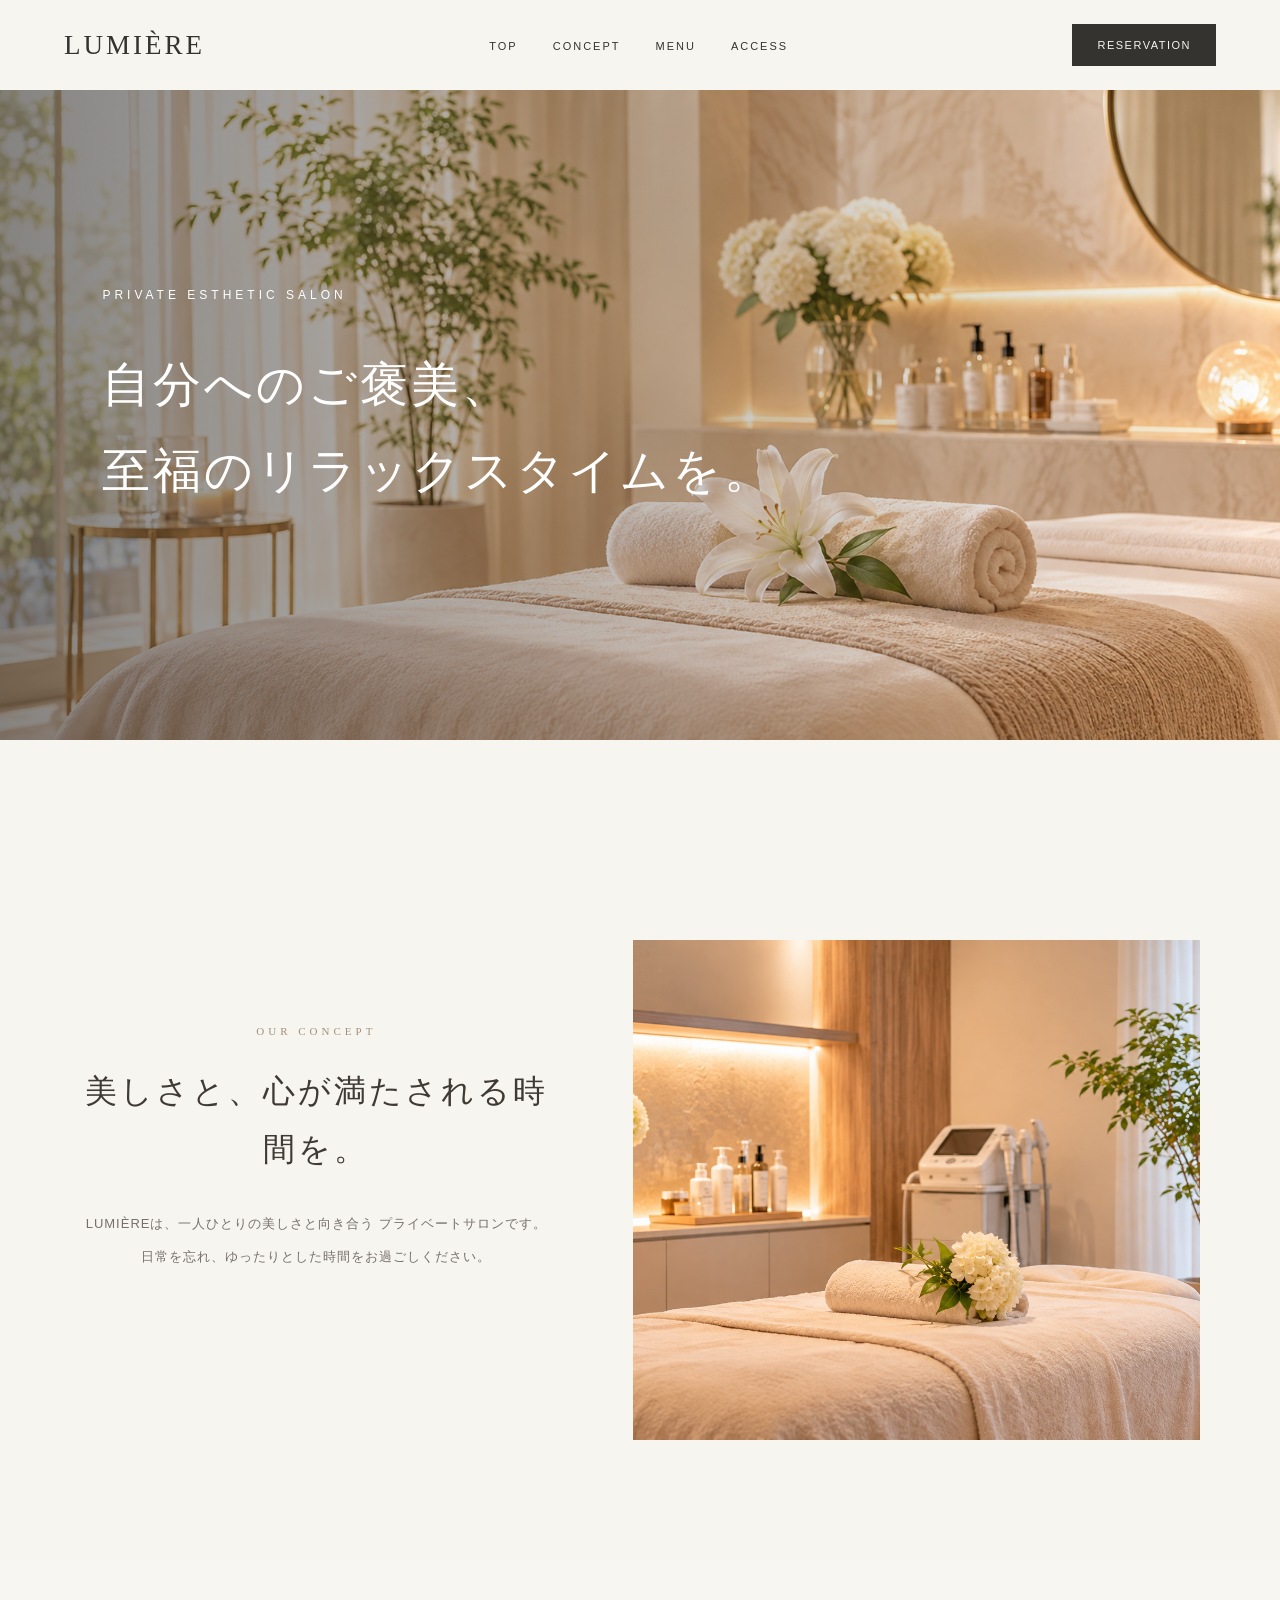
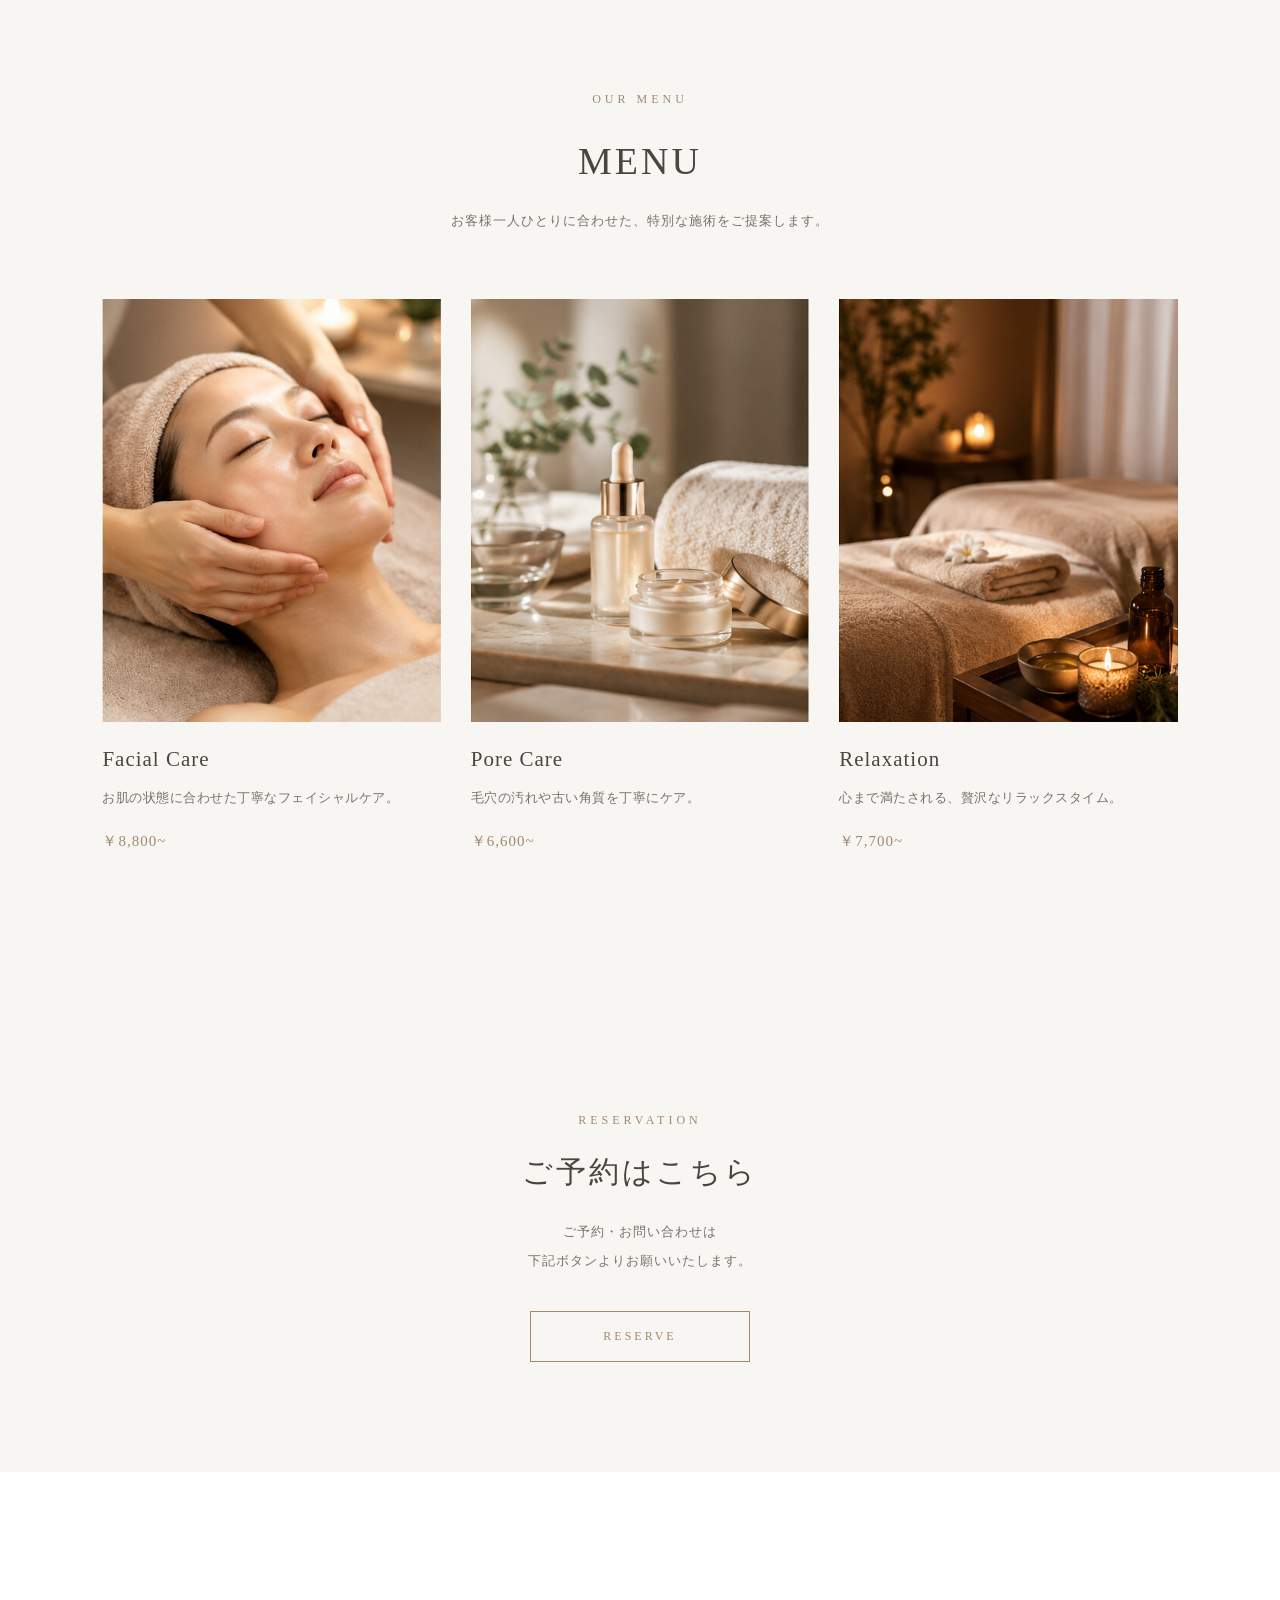
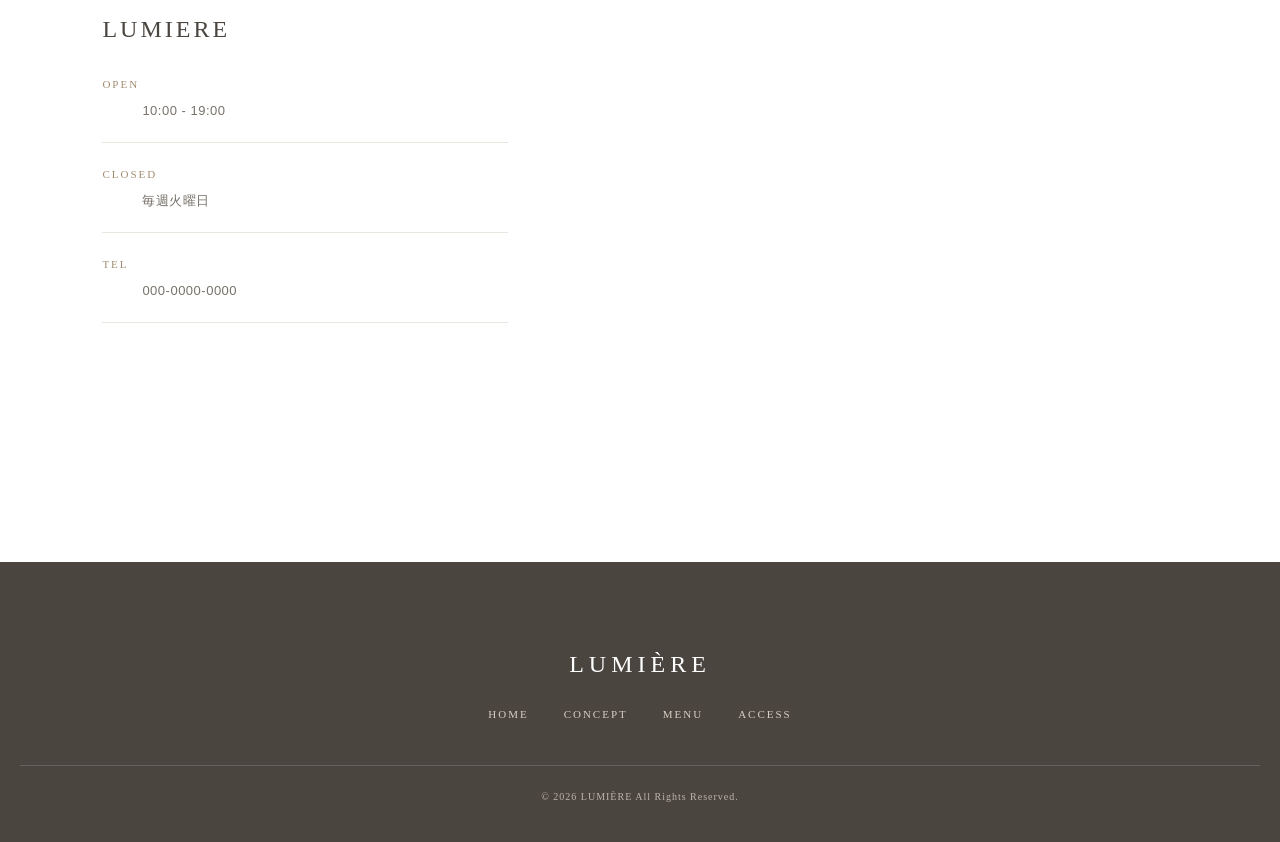
<file: index.html>
<!DOCTYPE html>
<html lang="ja">
<head>
  <meta charset="UTF-8">

  <!-- スマートフォンでも画面幅に合わせて表示する -->
  <meta name="viewport" content="width=device-width, initial-scale=1.0">

  <!-- 検索結果などに表示するタイトル -->
  <title>LUMIÈRE | Private Esthetic Salon</title>

  <!-- ページ共通のCSSを読み込む -->
  <link rel="stylesheet" href="css/style.css">
</head>

<body>

  <!-- ヘッダー：全ページ共通　ここからコピペすれば全ページに共通のヘッダーが設置可能 -->
<header class="site-header">

  <!-- ロゴ -->
  <a href="index.html" class="site-logo">
    LUMIÈRE
  </a>

  <!-- グローバルナビゲーション -->
  <nav class="global-nav" aria-label="メインナビゲーション">
    <ul>
      <li><a href="#home">TOP</a></li>
      <li><a href="#concept">CONCEPT</a></li>
      <li><a href="#menu">MENU</a></li>
      <li><a href="#access">ACCESS</a></li>
    </ul>
  </nav>

  <!-- 予約ボタン -->
  <a href="contact.html" class="header-contact">
    RESERVATION
  </a>

</header>



  <!-- メインコンテンツ -->
  <main>

    <!-- トップページの内容をここに追加していく -->
    <section class="main-visual" id="home">
      <div class="main-visual-content">
        <p class="main-visual-subtitle">
          PRIVATE ESTHETIC SALON
        </p>

        <h1>
          自分へのご褒美、<br>
          至福のリラックスタイムを。
        </h1>
      </div>
    </section>

<!-- サロン紹介セクション -->
<section class="concept" id="concept" data-scroll-offset="-90">

  <div class="concept-content">

    <!-- 左側：紹介文 -->
    <div class="concept-text-area">

      <p class="concept-subtitle">OUR CONCEPT</p>

      <h2 class="concept-title">
        美しさと、心が満たされる時間を。
      </h2>

      <p class="concept-text">
        LUMIÈREは、一人ひとりの美しさと向き合う
        プライベートサロンです。<br>
        日常を忘れ、ゆったりとした時間をお過ごしください。
      </p>

    </div>

    <!-- 右側：サロン写真 -->
    <div class="concept-image">
      <img src="img/salon-room.png" alt="LUMIÈREの落ち着いた施術空間">
    </div>

  </div>

</section>

<!-- メニューセクション -->
<section class="menu" id="menu" data-scroll-offset="-60">

  <!--セクション見出し -->
  <div class="menu-heading fade-in">
    <p class="menu-subtitle">OUR MENU</p>
    <h2 class="menu-title">MENU</h2>
    <p class="menu-description">
      お客様一人ひとりに合わせた、特別な施術をご提案します。
    </p>
  </div>

  <!-- メニューカード一覧 -->
   <div class="menu-list">

    <!-- フェイシャルケア -->
     <article class="menu-card">
      <img src="img/menu-facial.jpg" alt="フェイシャルケア">
      <div class="menu-card-content">
        <h3>Facial Care</h3>
        <p>お肌の状態に合わせた丁寧なフェイシャルケア。</p>
        <p class="menu-price">￥8,800~</p>
      </div>
     </article>

     <!-- 毛穴・角質ケア -->
     <article class="menu-card">
      <img src="img/menu-pore.jpg" alt="毛穴・角質ケア">
      <div class="menu-card-content">
        <h3>Pore Care</h3>
        <p>毛穴の汚れや古い角質を丁寧にケア。</p>
        <p class="menu-price">￥6,600~</p>
      </div>
     </article>

     <!-- リラクゼーション -->
     <article class="menu-card">
      <img src="img/menu-relax.jpg" alt="リラクゼーションケア">
      <div class="menu-card-content">
        <h3>Relaxation</h3>
        <p>心まで満たされる、贅沢なリラックスタイム。</p>
        <p class="menu-price">￥7,700~</p>
      </div>
     </article>
   </div>

</section>

<!-- 予約セクション -->

 <section class="reservation">

  <div class="reservation-inner fade-in">

    <!-- 英字見出し -->
     <p class="reservation-subtitle">RESERVATION</p>

     <!-- メイン見出し -->
      <h2 class="reservation-title">
        ご予約はこちら
      </h2>

      <!-- 説明文 -->
        <p class="reservation-text">
          ご予約・お問い合わせは<br>
          下記ボタンよりお願いいたします。
        </p>

        <!-- 予約ボタン -->
         <a href="#" class="reservation-button">
          RESERVE
         </a>
  </div>

 </section>

 <!-- アクセスセクション -->
  <section class="access" id="access" data-scroll-offset="-30">

    <!-- セクション見出し -->
     <div class="access-container">

      <!-- 左側：店舗情報 -->
       <div class="access-info fade-in">

        <h3 class="access-shop-name">LUMIERE</h3>

        <dl class="access-list">

          <div>
            <dt>OPEN</dt>
            <dd>10:00 - 19:00</dd>
          </div>

          <div>
            <dt>CLOSED</dt>
            <dd>毎週火曜日</dd>
          </div>

          <div>
            <dt>TEL</dt>
            <dd>000-0000-0000</dd>
          </div>
        </dl>
       </div>

       <!-- 右側：地図 -->
        <div class="access-map fade-in">
          <iframe
            src="https://www.google.com/maps?q=Tokyo&output=embed"
            width="100%"
            height="100%"
            style="border:0;"
            loading="lazy"
            allowfullscreen
            title="LUMIEREの所在地">
          </iframe>
        </div>
     </div>

  </section>

  </main>

  <!-- フッター：全ページ共通 -->

<!-- フッター -->
<footer class="site-footer">

  <!-- ロゴ -->
  <p class="footer-logo">LUMIÈRE</p>

  <!-- フッターナビゲーション -->
  <nav class="footer-nav" aria-label="フッターナビゲーション">
    <a href="#home">HOME</a>
    <a href="#concept">CONCEPT</a>
    <a href="#menu">MENU</a>
    <a href="#access">ACCESS</a>
  </nav>

  <!-- コピーライト -->
  <p class="copyright">
    &copy; 2026 LUMIÈRE All Rights Reserved.
  </p>

</footer>


  <!-- JavaScriptを読み込む -->
  <script src="js/script.js" defer></script>

</body>
</html>
</file>
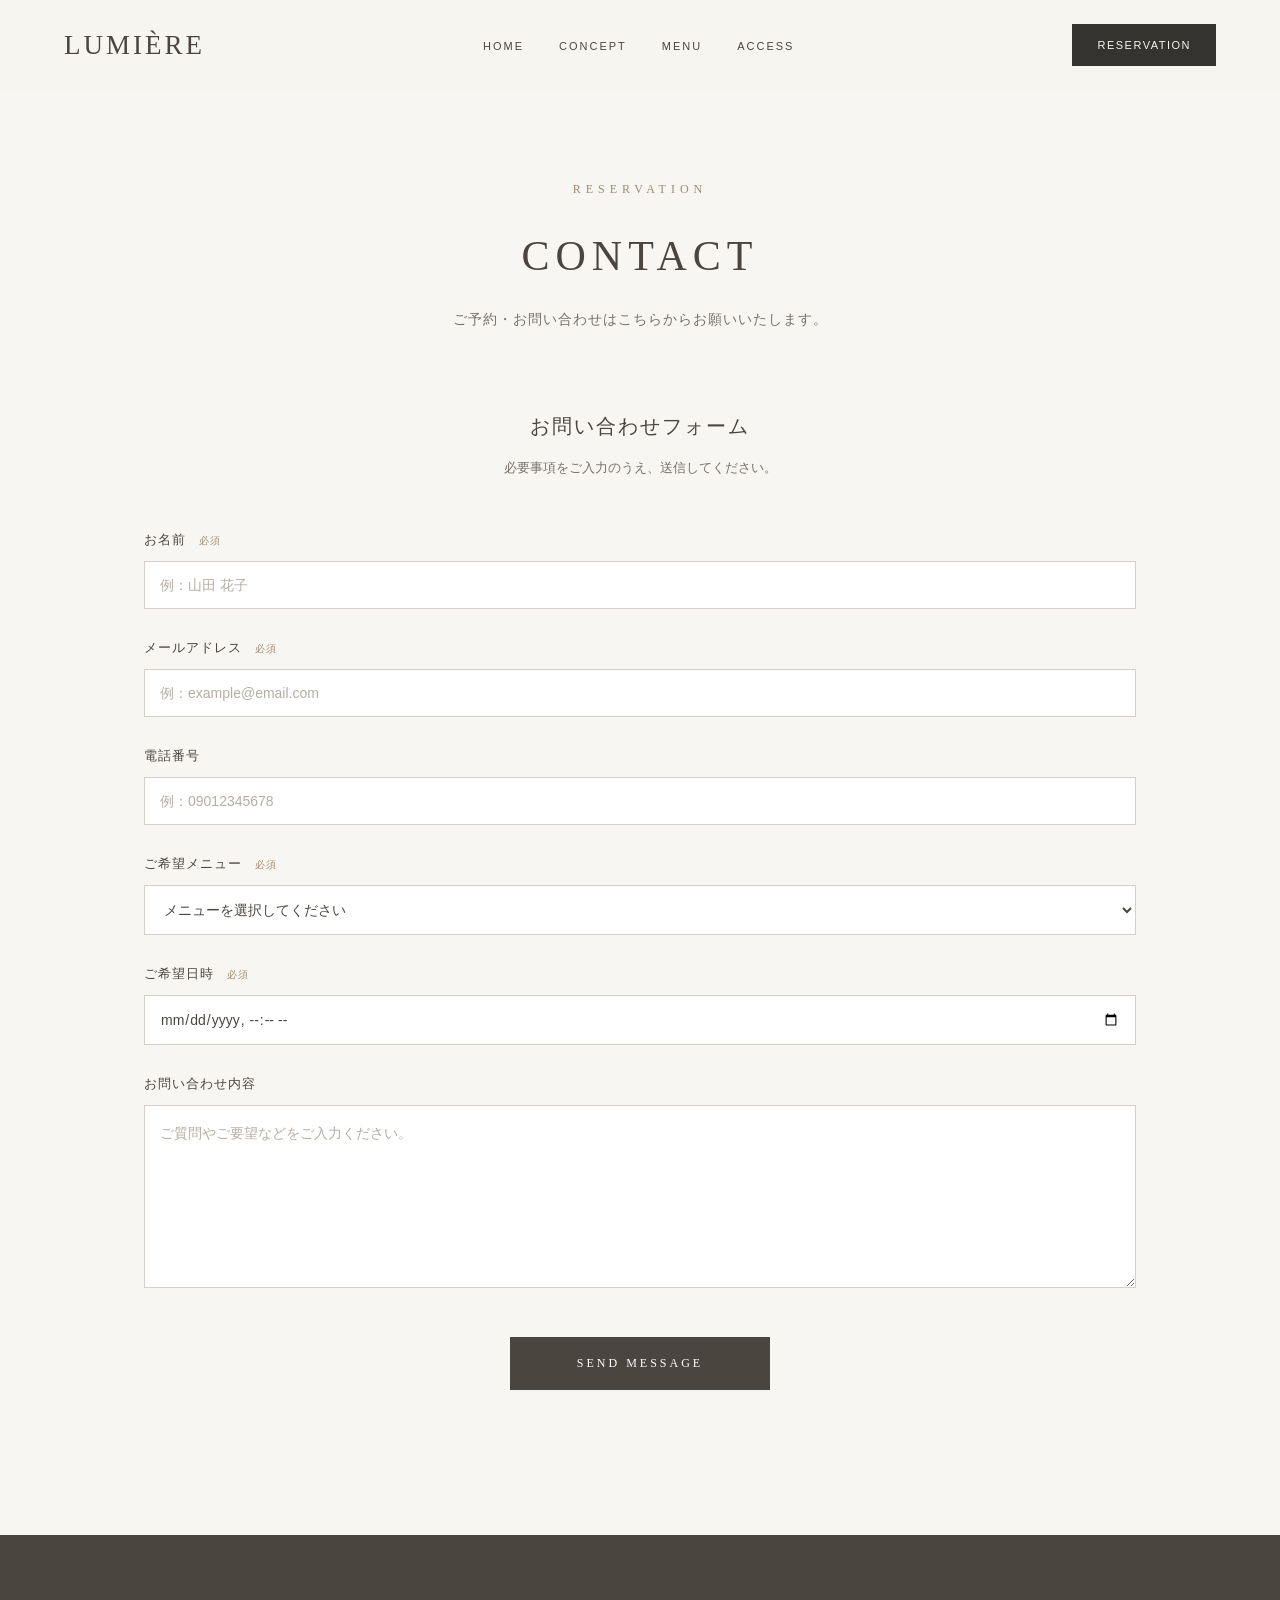
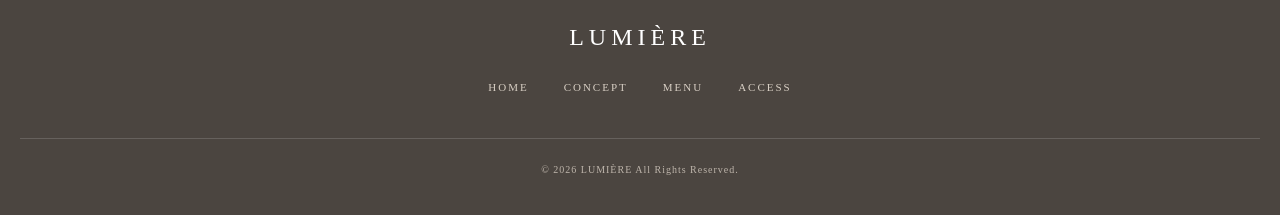
<file: contact.html>
<!DOCTYPE html>
<html lang="ja">
<head>
  <meta charset="UTF-8">
  <meta name="viewport" content="width=device-width, initial-scale=1.0">

  <title>CONTACT | LUMIÈRE</title>

  <!-- 共通CSS -->
  <link rel="stylesheet" href="css/style.css">

  <!-- お問い合わせページ専用CSS -->
  <link rel="stylesheet" href="css/contact.css">

  
</head>

<body>

  <!-- ヘッダー -->
  <header class="site-header">

    <!-- ロゴ：クリックするとトップページへ戻る -->
    <a href="index.html" class="site-logo">
      LUMIÈRE
    </a>

    <!-- グローバルナビゲーション -->
    <nav class="global-nav" aria-label="メインナビゲーション">
      <ul>
        <li><a href="index.html#home">HOME</a></li>
        <li><a href="index.html#concept">CONCEPT</a></li>
        <li><a href="index.html#menu">MENU</a></li>
        <li><a href="index.html#access">ACCESS</a></li>
      </ul>
    </nav>

    <!-- 予約ボタン -->
    <a href="contact.html" class="header-contact">
      RESERVATION
    </a>

  </header>
  <!-- メインコンテンツ -->
<main>
  <div>

    <!-- ページタイトル -->
    <section class="contact-heading">

      <p class="section-subtitle">RESERVATION</p>

      <h1 class="section-title">CONTACT</h1>

      <p class="contact-description">
        ご予約・お問い合わせはこちらからお願いいたします。
      </p>

    </section>

    <section class="contact-form-section">

      <div class="contact-form-inner">

        <h2 class="contact-form-title">
          お問い合わせフォーム
        </h2>

        <p class="contact-form-description">
          必要事項をご入力のうえ、送信してください。
        </p>

      </div>

  <!-- 入力フォーム -->
  <form class="contact-form" action="send.php" method="POST" novalidate>

    <!-- お名前 -->
    <div class="form-group">
      <label for="your-name">お名前 <span>必須</span></label>
        <input
        type="text"
        id="your-name"
        name="your-name"
        placeholder="例：山田 花子"
        required
        >
    </div>

    <!-- メールアドレス -->
    <div class="form-group">
      <label for="your-email">メールアドレス <span>必須</span></label>
      <input
        type="email"
        id="your-email"
        name="your-email"
        placeholder="例：example@email.com"
        required
      >
    </div>

    <!-- 電話番号 -->
    <div class="form-group">
      <label for="your-tel">電話番号</label>
      <input
        type="tel"
        id="your-tel"
        name="your-tel"
        placeholder="例：09012345678"
      >
    </div>

              <!-- ご希望メニュー -->
    <div class="form-group">
      <label for="your-menu">ご希望メニュー <span>必須</span></label>

      <select id="your-menu" name="your-menu" required>
        <option value="">メニューを選択してください</option>
        <option value="フェイシャルケア">フェイシャルケア</option>
        <option value="毛穴・角質ケア">毛穴・角質ケア</option>
        <option value="リラクゼーション">リラクゼーション</option>
        <option value="その他">その他</option>
      </select>
    </div>

    <!-- ご希望日時 -->
    <div class="form-group">
      <label for="your-date">ご希望日時 <span>必須</span></label>

      <input
        type="datetime-local"
        id="your-date"
        name="your-date"
        required
      >
    </div>

    <!-- お問い合わせ内容 -->
    <div class="form-group">
      <label for="your-message">お問い合わせ内容</label>

      <textarea
        id="your-message"
        name="your-message"
        rows="6"
        placeholder="ご質問やご要望などをご入力ください。"
      ></textarea>
    </div>

    <!-- 送信ボタン -->
    <div class="form-submit">
      <button type="submit">
        SEND MESSAGE
      </button>
    </div>

  </form>

  </section>

</div>

</main>

  <!-- フッター -->
  <footer class="site-footer">

    <!-- ロゴ -->
    <p class="footer-logo">LUMIÈRE</p>

    <!-- フッターナビゲーション -->
    <nav class="footer-nav" aria-label="フッターナビゲーション">
      <a href="index.html#home">HOME</a>
      <a href="index.html#concept">CONCEPT</a>
      <a href="index.html#menu">MENU</a>
      <a href="index.html#access">ACCESS</a>
    </nav>

    <!-- コピーライト -->
    <p class="copyright">
      &copy; 2026 LUMIÈRE All Rights Reserved.
    </p>

  </footer>

</body>
</html>
</file>
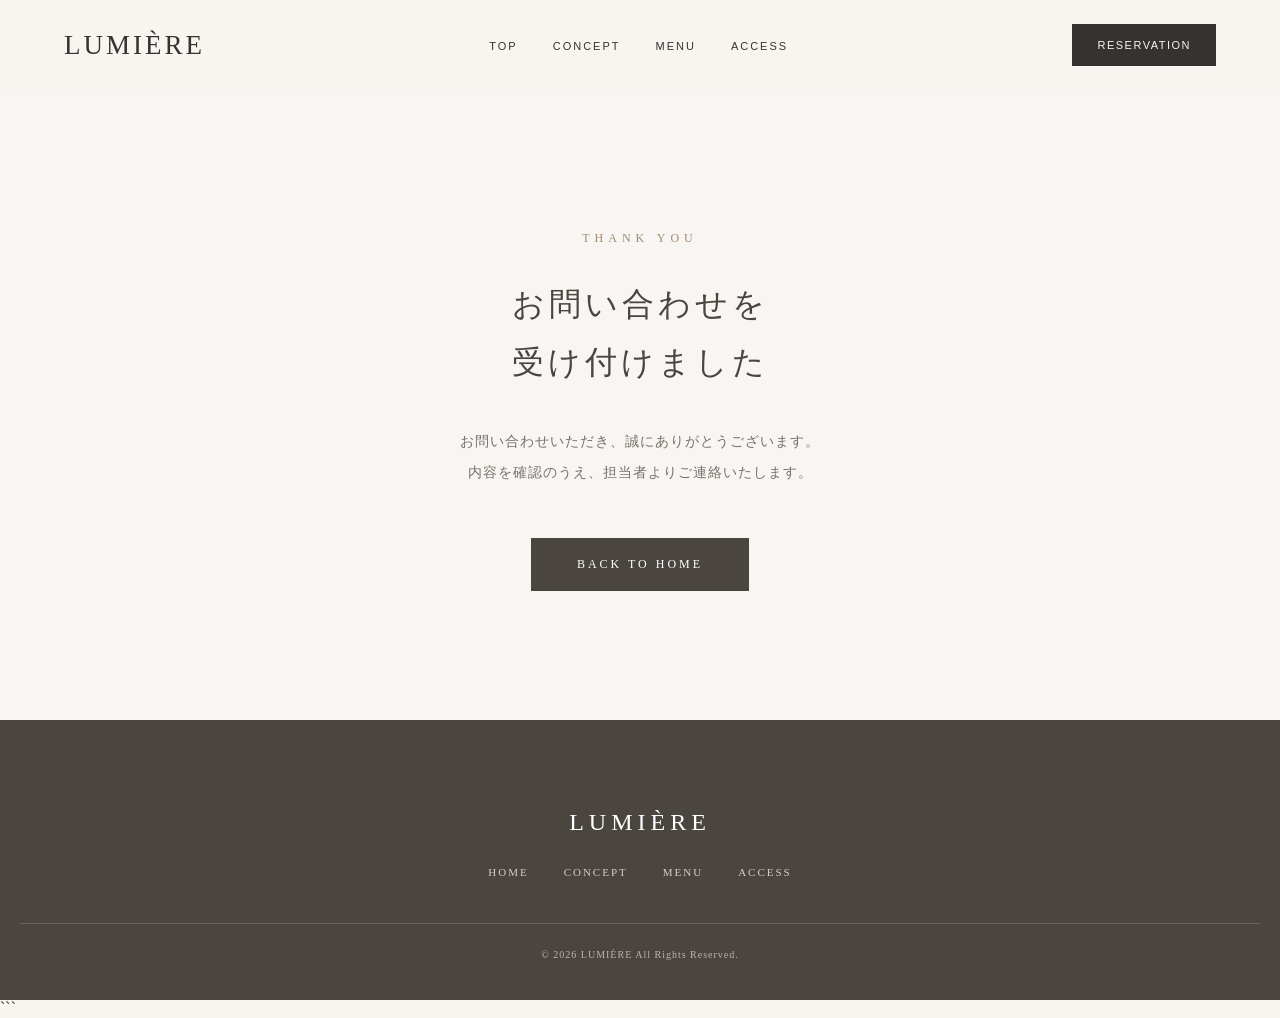
<file: thanks.html>
<!DOCTYPE html>
<html lang="ja">
<head>
  <meta charset="UTF-8">
  <meta name="viewport" content="width=device-width, initial-scale=1.0">
  <title>THANK YOU | LUMIÈRE</title>

  <!-- 共通CSSを読み込む -->
  <link rel="stylesheet" href="css/style.css">

  <!-- 完了ページ専用CSSを読み込む -->
  <link rel="stylesheet" href="css/thanks.css">
</head>

<body>

  <!-- 共通ヘッダー -->
  <header class="site-header">
    <a href="index.html" class="site-logo">LUMIÈRE</a>

    <nav class="global-nav" aria-label="メインナビゲーション">
      <ul>
        <li><a href="index.html#home">TOP</a></li>
        <li><a href="index.html#concept">CONCEPT</a></li>
        <li><a href="index.html#menu">MENU</a></li>
        <li><a href="index.html#access">ACCESS</a></li>
      </ul>
    </nav>

    <a href="contact.html" class="header-contact">RESERVATION</a>
  </header>

  <!-- 完了メッセージ -->
  <main class="thanks-main">
    <section class="thanks-content">

      <p class="thanks-subtitle">THANK YOU</p>

      <h1 class="thanks-title">お問い合わせを<br>受け付けました</h1>

      <p class="thanks-text">
        お問い合わせいただき、誠にありがとうございます。<br>
        内容を確認のうえ、担当者よりご連絡いたします。
      </p>

      <a href="index.html" class="thanks-button">
        BACK TO HOME
      </a>

    </section>
  </main>

  <!-- 共通フッター -->
  <footer class="site-footer">
    <p class="footer-logo">LUMIÈRE</p>

    <nav class="footer-nav" aria-label="フッターナビゲーション">
      <a href="index.html#home">HOME</a>
      <a href="index.html#concept">CONCEPT</a>
      <a href="index.html#menu">MENU</a>
      <a href="index.html#access">ACCESS</a>
    </nav>

    <p class="copyright">
      &copy; 2026 LUMIÈRE All Rights Reserved.
    </p>
  </footer>

</body>
</html>
```
</file>
<file: css/style.css>
/* =================================
   基本設定
================================= */

/* すべての要素のサイズ計算を統一 */
* {
  box-sizing: border-box;
}

/* ページ全体の初期設定 */
body {
  margin: 0;
  color: #35332F;
  background-color: #F7F5F0;
  font-family: "Noto Sans JP", sans-serif;
  /* 固定ヘッダーの高さ分だけページ全体を下げる */
  padding-top: 90px;
}

/* リンクの初期設定 */
a {
  color: inherit;
  text-decoration: none;
}

/* リストの初期設定 */
ul {
  margin: 0;
  padding: 0;
  list-style: none;
}


/* =================================
   ヘッダー
================================= */


.site-header {
  width: 100%;
  min-height: 90px;
  padding: 0 5%;

  display: flex;
  align-items: center;
  justify-content: space-between;

  background-color: #F7F5F0;

  /* 画面上部に固定する */
  position: fixed;
  top: 0;
  left: 0;

  /* 他の要素より手前に表示する */
  z-index: 1000;
}


/* ロゴ */
.site-logo {
  font-family: Georgia, serif;
  font-size: 27px;
  letter-spacing: 3px;
}

/* ナビゲーション */
.global-nav ul {
  display: flex;
  align-items: center;
  gap: 35px;
}

.global-nav a {
  font-size: 11px;
  letter-spacing: 2px;
  transition: opacity 0.3s;
}

/* マウスを乗せたとき */
.global-nav a:hover {
  opacity: 0.5;
}

/* 予約ボタン */
.header-contact {
  padding: 15px 25px;
  color: #F7F5F0;
  background-color: #35332F;

  font-size: 11px;
  letter-spacing: 1.5px;

  transition: opacity 0.3s;
}

.header-contact:hover {
  opacity: 0.75;
}

/* =================================
   メインビジュアル
================================= */

.main-visual {
  /* メイン画像を表示する領域の高さ */
  min-height: 650px;

  /* 文字の配置位置 */
  padding: 100px 8%;

  /* 文字を上下中央に配置 */
  display: flex;
  align-items: center;

  /* 文字色を白にする */
  color: #FFF;

  /* 背景画像と左側の暗いグラデーション */
  background-image:
    linear-gradient(
      90deg,
      rgba(35, 31, 27, 0.55) 0%,
      rgba(35, 31, 27, 0.25) 55%,
      rgba(35, 31, 27, 0) 100%
    ),
    url("../img/main-visual.png");

  /* 画像を領域いっぱいに表示 */
  background-size: cover;

  /* 画像の中央を基準に表示 */
  background-position: center;

  /* 画像の繰り返しを防止 */
  background-repeat: no-repeat;
}

/* メインビジュアル内の文字 */
.main-visual-content {
  max-width: 700px;
}

/* サブタイトル */
.main-visual-subtitle {
  font-size: 12px;
  letter-spacing: 4px;
}

/* メインタイトル */
.main-visual h1 {
  font-family: "Noto Serif JP", serif;
  font-size: clamp(28px, 4vw, 48px);
  font-weight: 400;
  line-height: 1.8;
  letter-spacing: 3px;
}


/* =================================
   フッター
================================= */

.site-footer {
  padding: 60px 20px;
  text-align: center;
  background-color: #35332F;
  color: #F7F5F0;
}

.footer-logo {
  font-family: Georgia, serif;
  font-size: 24px;
  letter-spacing: 4px;
}

.copyright {
  margin-top: 30px;
  font-size: 10px;
  letter-spacing: 1px;
}


/* =================================
   スマートフォン対応
================================= */

@media (max-width: 768px) {

  .site-header {
    min-height: 75px;
    padding: 15px 5%;
    flex-wrap: wrap;
    gap: 15px;
  }

  .site-logo {
    font-size: 23px;
  }

  .global-nav {
    width: 100%;
    order: 3;
  }

  .global-nav ul {
    justify-content: space-between;
    gap: 10px;
  }

  .global-nav a {
    font-size: 10px;
    letter-spacing: 1px;
  }

  .header-contact {
    padding: 12px 16px;
    font-size: 10px;
  }
}

/* =================================
   サロン紹介セクション
================================= */

.concept {
  /* セクション内の余白 */
  padding: 120px 20px;

  /* 背景色 */
  background-color: #F7F5F0;

  /* 文字を中央に配置 */
  text-align: center;
}

/* コンテンツ全体の横幅 */
.concept-content {
  /* コンテンツ全体の最大幅 */
  max-width: 1200px;

  /* 左右中央に配置 */
  margin: 0 auto;

  /* 文章と画像を横並びにする */
  display: flex;

  /* 左右の間隔 */
  gap: 80px;

  /* 上下中央を揃える */
  align-items: center;

  /* 左右に余白を確保 */
  padding: 0 40px;
}

/* 左側：文章エリア */
.concept-text-area {
  /* 横幅を均等に分配 */
  flex: 1;

  /* 文章の最小幅 */
  min-width: 0;
}

/* 右側：画像エリア */
.concept-image {
  /* 文章より少し広くする */
  flex: 1.2;

  /* 横幅の縮小を許可 */
  min-width: 0;

  /* 画像の高さ */
  height: 500px;

  /* はみ出した部分を隠す */
  overflow: hidden;

  /* 上下の余白は不要 */
  margin: 0;
}

/* 英語のサブタイトル */
.concept-subtitle {
  margin-bottom: 25px;

  font-family: Georgia, serif;
  font-size: 11px;
  letter-spacing: 4px;
  color: #A58F78;
}

/* 日本語の見出し */
.concept-title {
  margin-bottom: 30px;

  font-family: "Noto Serif JP", serif;
  font-size: clamp(22px, 3vw, 32px);
  font-weight: 400;
  letter-spacing: 3px;
  line-height: 1.8;

  color: #403A34;
}

/* 紹介文 */
.concept-text {
  font-size: 13px;
  line-height: 2.5;
  letter-spacing: 1px;
  color: #77716A;
}

/* =================================
   コンセプト写真
================================= */

.concept-image {
  /* 写真の横幅 */
  width: 90%;
  max-width: 1000px;

  /* 上の文章との間隔 */
  margin: 80px auto 0;

  /* 写真の高さ */
  height: 500px;

  /* はみ出した部分を隠す */
  overflow: hidden;
}

.concept-image img {
  /* 親要素いっぱいに表示 */
  width: 100%;
  height: 100%;

  /* 縦横比を維持してトリミング */
  object-fit: cover;

  /* 写真の中央を表示 */
  object-position: center;

  /* 画像を滑らかに拡大できるようにする */
  transition: transform 0.6s ease;
}

/* スマートフォン対応 */
@media (max-width: 767px) {

  .concept-image {
    /* スマホでは左右に余白を確保 */
    width: 90%;

    /* 画像の高さを調整 */
    height: 280px;

    /* 上の文章との間隔 */
    margin-top: 40px;
  }

}

/* スマートフォン対応 */
@media (max-width: 767px) {

  /* 文章と画像を縦並びにする */
  .concept-content {
    flex-direction: column;

    /* 左右の余白 */
    padding: 0 20px;

    /* 要素間の隙間 */
    gap: 30px;
  }

  /* 画像の高さ */
  .concept-image {
    width: 100%;
    height: 280px;
  }

}

/* =========================
   メニューセクション
========================= */

/* セクション全体 */

.menu{
  padding: 120px 8%;
  background-color: #F8F6F2;
}

/* 見出し部分 */

.menu-heading{
  text-align: center;
  margin-bottom: 65px;
}

/* 英字サブタイトル */

.menu-subtitle{
  margin-bottom: 15px;
  font-family: Georgia, serif;
  font-size: 12px;
  letter-spacing: 4px;
  color: #A18B70;
}

/* メニュータイトル */

.menu-title{
  margin-bottom: 25px;
  font-family: Georgia, serif;
  font-size: 38px;
  font-weight: normal;
  letter-spacing: 3px;
  color: #4B4540;
}

/* 説明文 */

.menu-description{
  font-size: 13px;
  line-height: 2;
  letter-spacing: 1px;
  color: #77716A;
}

/* カード一覧 */

.menu-list{
  display: grid;
  grid-template-columns: repeat(3, 1fr);
  gap: 30px;
  max-width: 1100px;
  margin: 0 auto;
}

/* 各カード */

.menu-card{
  min-width: 0;
}

/* 写真 */

.menu-card img{
  display: block;
  width: 100%;
  aspect-ratio: 4/5;
  object-fit: cover;
  margin-bottom: 25px;
}

/* カード内の文章 */

.menu-card-content h3{
  margin-bottom: 12px;
  font-family: Georgia, serif;
  font-size: 21px;
  font-weight: normal;
  letter-spacing: 1px;
  color: #4B4540;
}

.menu-card-content p{
  font-size: 13px;
  line-height: 2;
  letter-spacing: 0.5px;
  color: #77716A;
}

/* 料金 */

.menu-card-content .menu-price{
  margin-top: 15px;
  font-family: Georgia, serif;
  font-size: 15px;
  letter-spacing: 1px;
  color: #A18B70;
}

/* =========================
   MENU RESPONSIVE
========================= */

@media (max-width: 768px){

  /* セクションの余白 */
  .menu{
    padding: 80px 0;
  }

  /* 見出し */
  .menu-heading{
    padding: 0 20px;
    margin-bottom: 40px;
  }

  .menu-title{
    font-size: 32px;
  }

  /* カードを横スクロールにする */
  .menu-list{
    display: grid;
    grid-auto-flow: column;
    grid-auto-columns: 78%;
    grid-template-columns: none;
    gap: 20px;

    overflow-x: auto;
    padding: 0 11% 20px;

    scroll-snap-type: x mandatory;
    -webkit-overflow-scrolling: touch;
  }

  /* カードの停止位置 */
  .menu-card{
    scroll-snap-align: center;
  }

  /* 写真 */
  .menu-card img{
    margin-bottom: 18px;
  }

  /* メニュー名 */
  .menu-card-content h3{
    font-size: 19px;
  }
}

/* =========================
   予約セクション
========================= */

/* セクション全体 */
.reservation{
  padding: 110px 20px;
  background-color: #F8F6F2;
  text-align: center;
}

/* 内側の幅 */
.reservation-inner{
  max-width: 700px;
  margin: 0 auto;
}

/* 英字サブタイトル */
.reservation-subtitle{
  margin-bottom: 20px;
  font-family: Georgia serif;
  font-size: 12px;
  letter-spacing: 4px;
  color: #A18B70;
}

/* メインタイトル */
.reservation-title{
  margin-bottom: 25px;
  font-family: "Noto Serif JP", serif;
  font-size: 30px;
  font-weight: normal;
  letter-spacing: 3px;
  color: #4B4540;
}

/* 説明文 */
.reservation-text{
  margin-bottom: 35px;
  font-size: 13px;
  line-height: 2.2;
  letter-spacing: 1px;
  color: #77716A;
}

/* 予約ボタン */
.reservation-button{
  display: inline-block;
  min-width: 220px;
  padding: 17px 35px;
  border: 1px solid #A18B70;

  font-family: Georgia, serif;
  font-size: 12px;
  letter-spacing: 3px;
  text-decoration: none;
  color: #A18B70;

  transition: 0.3s;
}

/* マウスをのせたとき */
.reservation-button:hover{
  background-color: #A18B70;
  color: #FFFFFF;
}

/* クリックした瞬間のボタンの反応 */
.reservation-button:active {
  transform: scale(0.97);
}

/* スマホ対応 */
@media (max-width:768px){

  .reservation{
    padding: 80px 20px;
  }

  .reservation-title{
    font-size: 25px;
  }

  .reservation-button{
    width: 100%;
    max-width: 280px;
  }
}

/* =========================
   アクセスセクション
========================= */

/* セクション全体 */
.access{
  padding: 120px 8%;
  background-color: #FFFFFF;
}

/* 見出し */
.access-heading{
  text-align: center;
  margin-bottom: 65px;
}

.access-subtitle{
  margin-bottom: 15px;
  font-family: Georgia serif;
  font-size: 12px;
  letter-spacing: 4px;
  color: #A18B70;
}

.access-title{
  font-family: Georgia serif;
  font-size: 32px;
  font-weight: normal;
  letter-spacing: 3px;
  color: #4B4540;
}

/* 店舗情報と地図 */
.access-container{
  display: grid;
  grid-template-columns: 0.8fr 1.2fr;
  gap: 60px;

  max-width: 1100px;
  margin: 0 auto;
}

/* 店舗情報 */
.access-shop-name{
  margin-bottom: 35px;
  font-family: Georgia,serif;
  font-size: 24px;
  font-weight: normal;
  letter-spacing: 3px;
  color: #4B4540;
}

/* 店舗情報一覧 */
.access-list > div{
  margin-bottom: 25px;
  padding-bottom: 18px;
  border-bottom: 1px solid #EAE6E0;
}

.access-list dt{
  margin-bottom: 8px;
  font-family: Georgia, serif;
  font-size: 11px;
  letter-spacing: 2px;
  color: #A18B70;
}

.access-list dd{
  font-size: 13px;
  line-height: 2;
  letter-spacing: 0.5px;
  color: #77716A;
}

/* 地図 */
.access-map{
  width: 100%;
  height: 450px;
}

.access-map iframe{
  display: block;
}

/* スマホ対応 */
@media(max-width:768px){

  .access{
    padding: 80px 20px;
  }

  .access-container{
    display: grid;
    grid-template-columns: 1fr;
    gap: 40px;
  }

  .access-heading{
    margin-bottom: 40px;
  }

  .access-shop-name{
    font-size: 22px;
  }

  .access-map{
    height: 300px;
  }
}

/* =========================
   フッター
========================= */

/* フッター全体 */
.site-footer{
  padding: 65px 20px 30px;
  background-color: #4B4540;
  text-align: center;
}

/* ロゴ */
.footer-logo{
  margin-bottom: 30px;

  font-family: Georgia, serif;
  font-size: 24px;
  letter-spacing: 5px;

  color: #FFFFFF;
}

/* ナビゲーション */
.footer-nav{
  display: flex;
  justify-content: center;
  flex-wrap: wrap;
  gap: 35px;
  margin-bottom: 45px;
}

/* ナビゲーションリンク */
.footer-nav a{
  font-family: Georgia, serif;
  font-size: 11px;
  letter-spacing: 2px;
  text-decoration: none;
  color: #D8CFC4;
  transition: color 0.3s;
}

/* マウスを乗せたとき */
.footer-nav a:hover{
  color: #FFFFFF;
}

/* コピーライト */
.copyright{
  padding-top: 25px;
  border-top: 1px solid rgba(255,255,255,0.15);

  font-family: Georgia, serif;
  font-size: 10px;
  letter-spacing: 1px;
  color: #BDB4AA;
}

/* スマホ対応 */
@media (max-width: 768px){

  .site-footer{
    padding: 55px 20px 25px;
  }

  .footer-nav{
    gap: 20px;
    margin-bottom: 35px;
  }

  .footer-nav a{
    font-size: 10px;
  }

  .copyright{
    font-size: 9px;
  }

}

/* =========================
   ここからjsと連動する部分
========================= */


/* =========================
   スクロール表示アニメーション
========================= */

/* アニメーション開始前の状態 */
.fade-in{
  opacity: 0;
  transform: translateY(30px);

  transition:
    opacity 0.8s ease,
    transform 0.8s ease;

    /* アニメーション開始を0.3秒遅らせる */
  transition-delay: 0.6s;
}

/* JavaScriptによって追加されるクラス */
/* is-visible が追加されると、透明度と位置が変化する */
.fade-in.is-visible{
  opacity: 1;
  transform: translateY(0);
}

/* jsと連動終了 */



/* =========================
   スムーススクロール
========================= */

/* ページ内リンクの移動を滑らかにする */
html{
  scroll-behavior: smooth;
}

/* 動きを減らす設定が有効な場合は通常スクロールにする */
@media (prefers-reduced-motion: reduce){
  html{
    scroll-behavior: auto;
  }
}
</file>
<file: css/contact.css>
/* =================================
   CONTACT ページ全体
================================= */

/* ページ全体の基本設定 */
body {
  background-color: #F8F6F2;
  color: #4B4540;
}

/* メインコンテンツ */
main {
  width: 100%;
  padding: 80px 20px 100px;
  box-sizing: border-box;
}

/* =================================
   CONTACT ページタイトル
================================= */

.contact-heading {
  max-width: 900px;
  margin: 0 auto 80px;
  text-align: center;
}

/* 英語サブタイトル */
.contact-heading .section-subtitle {
  margin-bottom: 18px;

  font-family: Georgia, serif;
  font-size: 12px;
  letter-spacing: 5px;
  color: #A18B70;
}

/* CONTACT タイトル */
.contact-heading .section-title {
  margin-bottom: 25px;

  font-family: Georgia, serif;
  font-size: 42px;
  font-weight: normal;
  letter-spacing: 6px;
  color: #4B4540;
}

/* 説明文 */
.contact-description {
  font-size: 14px;
  line-height: 2;
  letter-spacing: 1px;
  color: #77716A;
}

/* =================================
   お問い合わせフォーム全体
================================= */

.contact-form-section {
  width: 80%;
  margin: 0 auto;
}

/* フォームの横幅と配置 */
.contact-form-inner {
  width: 100%;
  max-width: 700px;
  margin: 0 auto;
}

/* フォームタイトル */
.contact-form-title {
  margin-bottom: 15px;

  font-size: 20px;
  font-weight: normal;
  letter-spacing: 2px;
  text-align: center;
  color: #4B4540;
}

/* フォーム説明文 */
.contact-form-description {
  margin-bottom: 50px;

  font-size: 13px;
  line-height: 2;
  text-align: center;
  color: #77716A;
}

/* =================================
   フォーム入力欄
================================= */

/* 各入力項目のまとまり */
.form-group {
  margin-bottom: 30px;
}

/* 入力項目のラベル */
.form-group label {
  display: block;
  margin-bottom: 12px;

  font-size: 13px;
  letter-spacing: 1px;
  color: #4B4540;
}

/* 必須表示 */
.form-group label span {
  margin-left: 8px;

  font-size: 10px;
  color: #A18B70;
}

/* テキスト入力・選択欄・日時入力欄 */
.form-group input,
.form-group select,
.form-group textarea {
  width: 100%;
  padding: 15px;

  box-sizing: border-box;

  border: 1px solid #D8D0C5;
  border-radius: 0;

  background-color: #FFFFFF;

  font-family: inherit;
  font-size: 14px;
  color: #4B4540;

  outline: none;
}

/* 入力欄を選択したとき */
.form-group input:focus,
.form-group select:focus,
.form-group textarea:focus {
  border-color: #A18B70;
}

/* 入力欄の説明文字 */
.form-group input::placeholder,
.form-group textarea::placeholder {
  color: #B5AEA5;
}

/* テキストエリア */
.form-group textarea {
  resize: vertical;
  line-height: 1.8;
}

/* =================================
   送信ボタン
================================= */

.form-submit {
  margin: 45px;
  text-align: center;
}

/* 送信ボタン本体 */
.form-submit button {
  width: 260px;
  max-width: 100%;
  padding: 18px 25px;

  border: 1px solid #4B4540;
  border-radius: 0;

  background-color: #4B4540;
  color: #FFFFFF;

  font-family: Georgia, serif;
  font-size: 12px;
  letter-spacing: 3px;

  cursor: pointer;

  transition: all 0.3s ease;
}

/* マウスを乗せたとき */
.form-submit button:hover {
  background-color: transparent;
  color: #4B4540;
}

/* =================================
   スマートフォン対応
================================= */

@media screen and (max-width: 768px) {

  /* メインコンテンツ */
  main {
    padding: 60px 15px 70px;
  }

  /* ページタイトル */
  .section-subtitle{
    margin-top: 50px;
  }

  .contact-description{
    font-size: small;

  }

  .contact-heading {
    margin-bottom: 55px;
  }

  .contact-heading .section-title {
    font-size: 32px;
    letter-spacing: 4px;
  }

  /* フォーム全体 */
  .contact-form-inner {
    width: 100%;
  }

  /* 入力項目 */
  .form-group {
    margin-bottom: 25px;
  }

  .form-group input,
  .form-group select,
  .form-group textarea {
    padding: 13px;
    font-size: 16px;
  }

  /* 送信ボタン */
  .form-submit button {
    width: 100%;
    max-width: 320px;
  }

}
</file>
<file: css/thanks.css>
/* =================================
   完了ページ全体
================================= */

.thanks-main {
  min-height: 70vh; /* 画面の高さを確保 */
  padding: 100px 20px;

  display: flex;
  align-items: center;
  justify-content: center;

  box-sizing: border-box;
  background-color: #F8F6F2;
}

/* 完了メッセージのまとまり */
.thanks-content {
  width: 100%;
  max-width: 700px;
  margin: 0 auto;
  text-align: center;
}

/* 英語の小見出し */
.thanks-subtitle {
  margin-bottom: 30px;

  font-family: Georgia, serif;
  font-size: 12px;
  letter-spacing: 5px;
  color: #A18B70;
}

/* メインタイトル */
.thanks-title {
  margin-bottom: 35px;

  font-family: serif;
  font-size: 32px;
  font-weight: normal;
  line-height: 1.8;
  letter-spacing: 4px;
  color: #4B4540;
}

/* 説明文 */
.thanks-text {
  margin-bottom: 50px;

  font-size: 14px;
  line-height: 2.2;
  letter-spacing: 1px;
  color: #77716A;
}

/* ホームへ戻るボタン */
.thanks-button {
  display: inline-block;
  padding: 18px 45px;

  border: 1px solid #4B4540;
  background-color: #4B4540;
  color: #fff;

  font-family: Georgia, serif;
  font-size: 12px;
  letter-spacing: 3px;
  text-decoration: none;

  transition: all 0.3s ease;
}

/* マウスを乗せたとき */
.thanks-button:hover {
  background-color: transparent;
  color: #4B4540;
}

/* スマートフォン対応 */
@media screen and (max-width: 768px) {

  .thanks-main {
    min-height: 65vh;
    padding: 70px 20px;
  }

  .thanks-title {
    font-size: 26px;
    letter-spacing: 3px;
  }

  .thanks-text {
    font-size: 13px;
  }

  .thanks-button {
    width: 100%;
    max-width: 300px;
    box-sizing: border-box;
  }
}
</file>
